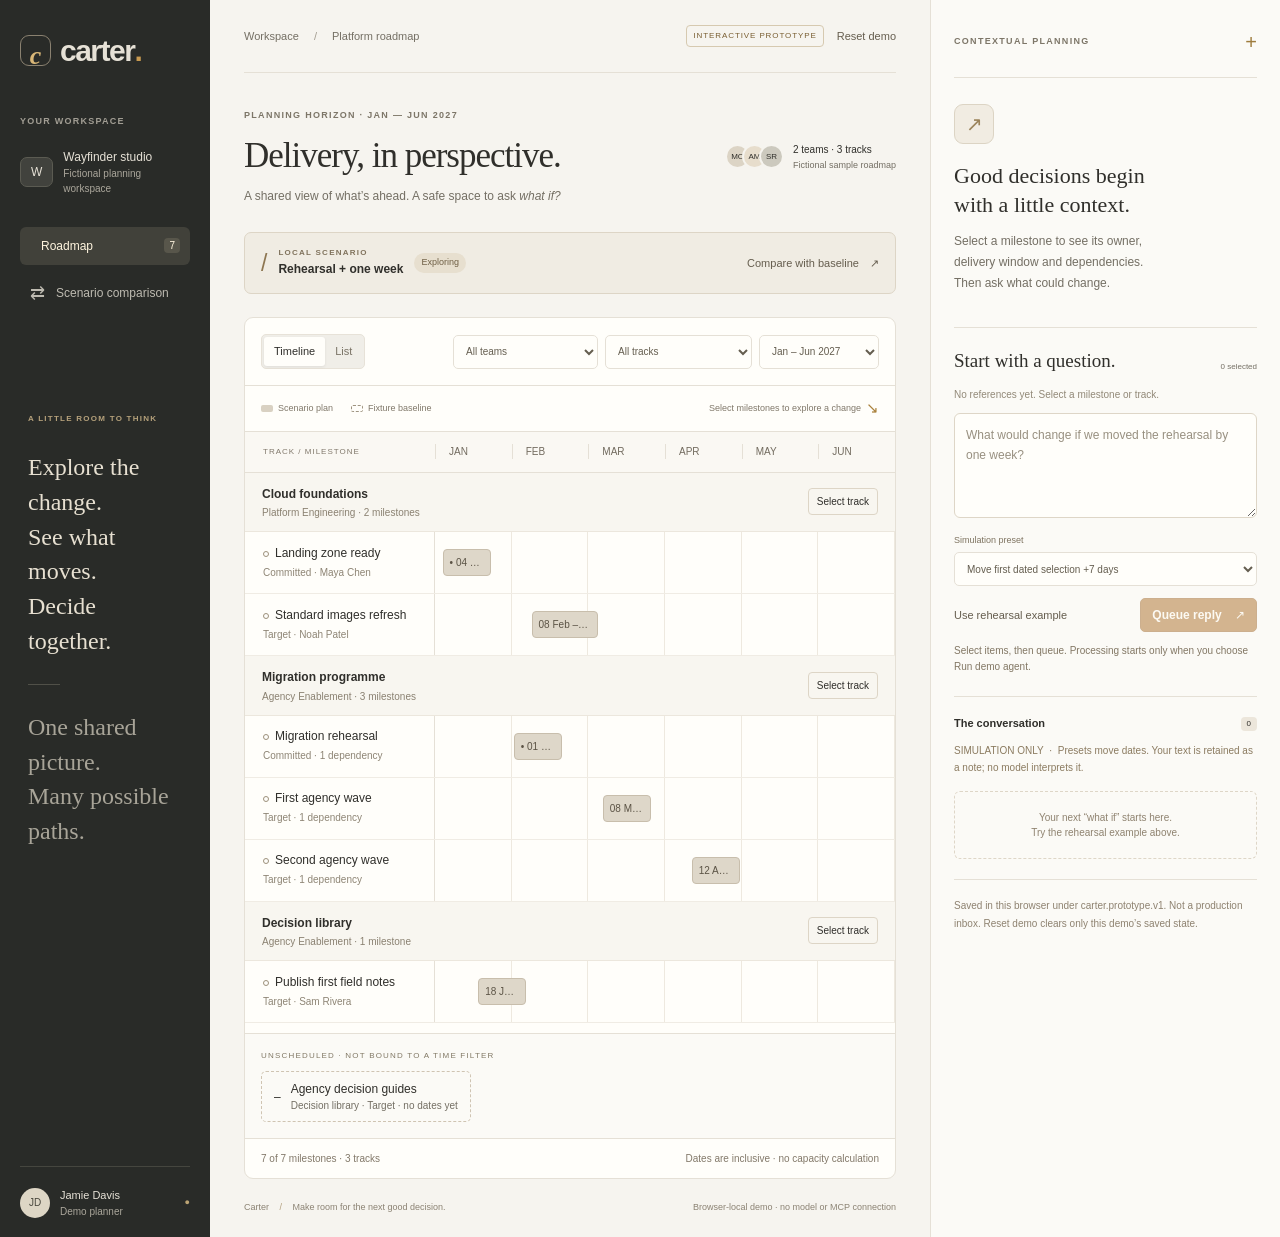
<file: prototype/index.html>
<!doctype html>
<html lang="en">
<head>
<meta charset="utf-8"><meta name="viewport" content="width=device-width,initial-scale=1">
<meta name="color-scheme" content="light"><title>Carter — delivery, in perspective</title>
<link rel="stylesheet" href="style.css">
</head>
<body>
<div class="shell">
<aside class="sidebar">
<a class="brand" href="#roadmap" aria-label="Carter home"><span class="brand-icon">c</span>carter<span class="brand-dot">.</span></a>
<p class="workspace-label">YOUR WORKSPACE</p><div class="workspace-name"><span class="workspace-mark">W</span><div>Wayfinder studio<small>Fictional planning workspace</small></div></div>
<nav aria-label="Workspace"><a class="nav-item active" href="#roadmap"><span></span> Roadmap <span class="nav-count">7</span></a><button class="nav-item" id="compare-nav"><span>⇄</span> Scenario comparison</button></nav>
<div class="sidebar-note"><span class="small-label">A LITTLE ROOM TO THINK</span><p>Explore the change.<br>See what moves.<br>Decide together.</p><div class="hairline"></div><p class="muted">One shared picture.<br>Many possible paths.</p></div>
<div class="sidebar-bottom"><span class="avatar">JD</span><div>Jamie Davis<small>Demo planner</small></div><span class="local-dot" title="Browser-local demo">●</span></div>
</aside>
<main id="roadmap">
<header class="topbar"><div class="breadcrumb">Workspace <span>/</span> Platform roadmap</div><div class="topbar-actions"><span class="prototype-badge">INTERACTIVE PROTOTYPE</span><button id="reset" class="text-button" data-testid="reset">Reset demo</button></div></header>
<section class="page-heading"><div><div class="eyebrow">PLANNING HORIZON · JAN — JUN 2027</div><h1>Delivery, in perspective.</h1><p>A shared view of what’s ahead. A safe space to ask <em>what if?</em></p></div><div class="heading-meta"><span class="avatar-stack"><i>MC</i><i>AM</i><i>SR</i></span><span>2 teams · 3 tracks<br><small>Fictional sample roadmap</small></span></div></section>
<section class="scenario-strip" aria-label="Current scenario"><div><span class="scenario-symbol">/</span><div><span class="small-label">LOCAL SCENARIO</span><strong>Rehearsal + one week</strong></div><span class="scenario-pill">Exploring</span></div><button id="compare" class="text-button" data-testid="compare">Compare with baseline <span>↗</span></button></section>
<div id="notice" tabindex="-1" class="notice" role="status" hidden></div>
<section class="roadmap-card">
<div class="card-toolbar"><div class="view-switch" role="group" aria-label="Roadmap view"><button data-view="timeline" class="selected" data-testid="timeline-view"> Timeline</button><button data-view="list" data-testid="list-view"> List</button></div><div class="filter-group"><label><span class="sr-only">Team</span><select id="team-filter" data-testid="team-filter"><option value="all">All teams</option></select></label><label><span class="sr-only">Track</span><select id="track-filter" data-testid="track-filter"><option value="all">All tracks</option></select></label><label><span class="sr-only">Time period</span><select id="time-filter" data-testid="time-filter"><option value="all">Jan – Jun 2027</option><option value="q1">Q1 · Jan – Mar</option><option value="q2">Q2 · Apr – Jun</option></select></label></div></div>
<div class="roadmap-legend"><span><i class="legend-fill"></i> Scenario plan</span><span><i class="legend-outline"></i> Fixture baseline</span><span class="legend-tip">Select milestones to explore a change <span>↘</span></span></div>
<div id="roadmap-content"></div>
<div class="card-footer"><span id="record-count"></span><span>Dates are inclusive · no capacity calculation</span></div>
</section>
<section class="comparison-card" id="comparison" hidden aria-labelledby="comparison-title"><div class="section-title"><div><div class="eyebrow">SCENARIO COMPARISON</div><h2 id="comparison-title" tabindex="-1">A clear view of what changed.</h2></div><button id="close-compare" class="text-button" aria-label="Close comparison">Close ×</button></div><p class="muted">Compared with <strong>Fixture baseline · 04 Jan 2027</strong>. Browser records only; no Git branches or files are changed.</p><div id="comparison-content"></div></section>
<footer class="page-footer"><span>Carter <span class="footer-dot">/</span> Make room for the next good decision.</span><span>Browser-local demo · no model or MCP connection</span></footer>
</main>
<aside class="context-panel" aria-label="Context and replies"><div class="panel-heading"><span class="eyebrow">CONTEXTUAL PLANNING</span><span class="panel-spark">+</span></div><div id="detail" tabindex="-1" aria-label="Milestone details"></div><section class="composer" aria-labelledby="reply-heading"><div class="composer-heading"><h2 id="reply-heading">Start with a question.</h2><span id="selection-count">0 selected</span></div><div id="chips" class="chips"></div><label class="sr-only" for="reply">Reply about selected roadmap items</label><textarea id="reply" rows="4" maxlength="2000" data-testid="reply-input" placeholder="What would change if we moved the rehearsal by one week?"></textarea><label class="preset-label" for="demo-mode">Simulation preset</label><select id="demo-mode" data-testid="demo-mode"><option value="shift">Move first dated selection +7 days</option><option value="conflict">Try dependency conflict (+35 days)</option></select><div class="composer-actions"><button id="example" class="text-button" data-testid="use-example">Use rehearsal example</button><button id="queue" class="primary-button" data-testid="queue-reply">Queue reply <span>↗</span></button></div><p class="microcopy">Select items, then queue. Processing starts only when you choose <strong>Run demo agent</strong>.</p></section><section class="history" aria-labelledby="history-heading"><div class="history-title"><h2 id="history-heading">The conversation</h2><span id="history-count">0</span></div><div class="simulation-note">SIMULATION ONLY <span>·</span> Presets move dates. Your text is retained as a note; no model interprets it.</div><div id="history-content"></div></section><div class="storage-note" id="storage-note">Saved in this browser. Not a production inbox.<br>Reset demo clears only Carter’s demo state.</div></aside>
</div>
<script src="model.js"></script><script src="app.js"></script>
</body></html>
</file>
<file: prototype/style.css>
:root{--paper:#f6f4ef;--surface:#fffefa;--ink:#302f2b;--muted:#746f64;--line:#e5e0d6;--soft:#eeebe4;--amber:#a55b10;--amber-soft:#faf0de;--dark:#292b28;--taupe:#d9d2c3;--focus:#8a4b0a}*{box-sizing:border-box}body{margin:0;background:var(--paper);color:var(--ink);font-family:Inter,-apple-system,BlinkMacSystemFont,"Segoe UI",sans-serif;font-size:13px;line-height:1.5}button,input,textarea,select{font:inherit}button,a,select{touch-action:manipulation}button{cursor:pointer}button:disabled{cursor:not-allowed;opacity:.46}button:focus-visible,a:focus-visible,select:focus-visible,textarea:focus-visible{outline:3px solid var(--focus);outline-offset:3px}button{color:inherit}a{color:inherit}button,select{min-height:34px}.shell{display:grid;grid-template-columns:210px minmax(500px,1fr) 350px;min-height:100vh}.sidebar{background:var(--dark);color:#e6e1d6;padding:28px 20px 18px;display:flex;flex-direction:column}.brand{font-size:30px;font-weight:650;text-decoration:none;letter-spacing:-1.5px;display:flex;align-items:center;gap:9px}.brand-icon{border:1px solid #8a8170;display:inline-grid;place-items:center;width:31px;height:31px;border-radius:9px;font-family:Georgia,serif;font-style:italic;color:#d8b677;font-size:26px;letter-spacing:0}.brand-dot{color:#c89a50;margin-left:-9px}.workspace-label,.small-label{font-size:9px;letter-spacing:1.25px;font-weight:650}.workspace-label{color:#a29e94;margin-top:42px}.workspace-name{display:flex;gap:10px;align-items:center;font-size:12px;margin:10px 0 26px}.workspace-mark{background:#41423d;border:1px solid #5b5b52;border-radius:7px;padding:5px 10px}.workspace-name small,.sidebar-bottom small{display:block;color:#aaa69b;font-size:10px}.nav-item{width:100%;display:flex;align-items:center;gap:11px;text-decoration:none;background:none;border:0;border-radius:6px;padding:10px;color:#bebbb1;font-size:12px;text-align:left;margin:5px 0}.nav-item span:first-child{font-size:18px}.nav-item.active{background:#41413a;color:#fff5df}.nav-count{margin-left:auto;background:#58564b;border-radius:4px;padding:0 5px;font-size:10px}.sidebar-note{margin-top:85px;padding:0 8px}.sidebar-note .small-label{color:#b5a17b;font-size:8px}.sidebar-note p{font-family:Georgia,serif;font-size:24px;line-height:1.45;color:#e7e0d1}.sidebar-note p.muted{font:11px/1.7 inherit;color:#a8a498}.hairline{height:1px;background:#505048;width:32px;margin:25px 0}.sidebar-bottom{display:flex;gap:10px;align-items:center;border-top:1px solid #45463f;margin-top:auto;padding-top:20px;font-size:11px}.avatar{width:30px;height:30px;border-radius:50%;display:inline-grid;place-items:center;font-size:10px;background:#ddd6c5;color:#4b493f}.local-dot{margin-left:auto;color:#bca474;font-size:9px}main{min-width:0;padding:0 34px}.topbar{height:73px;border-bottom:1px solid var(--line);display:flex;align-items:center;justify-content:space-between;gap:12px}.breadcrumb{font-size:11px;color:var(--muted)}.breadcrumb span{margin:0 12px;color:#a39d91}.topbar-actions{display:flex;align-items:center;gap:13px}.prototype-badge{font-size:8px;letter-spacing:.9px;border:1px solid #d6c9b0;color:#795e32;border-radius:4px;padding:4px 6px}.text-button{background:none;border:0;padding:5px 0;color:#655d4e;font-size:11px}.text-button:hover{color:var(--amber);text-decoration:underline}.page-heading{display:flex;justify-content:space-between;gap:12px;padding:36px 0 27px;align-items:center}.eyebrow{font-size:9px;letter-spacing:1.3px;font-weight:650;color:#7d7668}h1{font-family:Georgia,"Times New Roman",serif;font-size:35px;font-weight:400;line-height:1.2;letter-spacing:-1px;margin:12px 0 10px}.page-heading p{font-size:12px;color:var(--muted);margin:0}.heading-meta{display:flex;align-items:center;gap:9px;font-size:10px;white-space:nowrap}.heading-meta small{font-size:9px;color:var(--muted)}.avatar-stack{display:flex;padding-left:8px}.avatar-stack i{font-style:normal;font-size:8px;display:grid;place-items:center;width:25px;height:25px;background:#dcd4c5;border:2px solid var(--paper);border-radius:50%;margin-left:-8px}.avatar-stack i:nth-child(2){background:#e7ddcc}.avatar-stack i:nth-child(3){background:#ccc9be}.scenario-strip{display:flex;justify-content:space-between;align-items:center;border:1px solid #ddd5c6;background:#f0ece3;border-radius:7px;padding:13px 16px;margin-bottom:23px;gap:8px}.scenario-strip>div{display:flex;align-items:center;gap:11px}.scenario-strip .small-label{font-size:8px;color:#80735d;display:block}.scenario-strip strong{font-size:12px;font-weight:550}.scenario-symbol{font-size:23px;color:#8d7651}.scenario-pill{background:#e7dfcf;border-radius:20px;padding:3px 7px;font-size:9px;color:#6e5e44}.scenario-strip button span{margin-left:8px}.roadmap-card,.comparison-card{border:1px solid var(--line);background:var(--surface);border-radius:9px;overflow:hidden}.card-toolbar{display:flex;align-items:center;justify-content:space-between;gap:10px;padding:16px}.view-switch{display:flex;background:#f0eee8;border:1px solid #e7e2d8;border-radius:5px;padding:2px}.view-switch button{border:0;background:transparent;border-radius:3px;font-size:11px;min-height:29px;padding:3px 10px;color:#797265}.view-switch button.selected{background:var(--surface);box-shadow:0 1px 3px #302f2b15;color:var(--ink)}.filter-group{display:flex;gap:7px}select{max-width:100%;border:1px solid var(--line);background:var(--surface);border-radius:5px;padding:5px 21px 5px 8px;font-size:10px;color:#655e50}.roadmap-legend{border-top:1px solid var(--line);padding:11px 16px;display:flex;gap:18px;font-size:9px;color:#80786a;align-items:center}.roadmap-legend>span{display:flex;align-items:center;gap:5px}.legend-fill,.legend-outline{width:12px;height:7px;border-radius:2px;background:#d9d1c2;display:inline-block}.legend-outline{background:transparent;border:1px dashed #9f9481}.roadmap-legend .legend-tip{margin-left:auto;font-size:9px}.legend-tip span{font-size:15px;color:#a9803a}.timeline-scroll{overflow-x:auto;padding-bottom:10px}.timeline-inner{min-width:650px}.timeline-head,.track-heading,.timeline-row{display:grid;grid-template-columns:190px minmax(440px,1fr)}.timeline-head{border-top:1px solid var(--line);border-bottom:1px solid var(--line);background:#faf8f3;height:42px;align-items:center}.timeline-head>span{font-size:8px;letter-spacing:1px;color:#81796c;padding-left:18px}.months{display:grid;grid-template-columns:repeat(6,1fr);height:100%;align-items:center}.months span{border-left:1px solid var(--line);padding-left:13px;font-size:9px;color:#726b5f}.track-heading{border-bottom:1px solid #ece7dd;background:#f8f6f0;display:flex;align-items:center;justify-content:space-between;padding:11px 17px;min-height:52px}.track-heading strong{font-size:11px;font-weight:600}.track-heading small{font-size:9px;color:#8a8171;display:block;margin-top:2px}.track-select{border:1px solid #ddd5c6;border-radius:4px;background:transparent;font-size:9px;min-height:27px;padding:2px 8px}.track-select:hover{background:var(--soft)}.timeline-row{min-height:62px;border-bottom:1px solid #f0ece4}.item-label{background:none;border:0;border-right:1px solid var(--line);text-align:left;padding:11px 12px 11px 18px;min-width:0}.item-label strong{display:block;font-size:10px;font-weight:500}.item-label small{font-size:8px;color:#8e8575}.item-label:hover{background:#f7f2e7}.timeline-lane{position:relative;background:repeating-linear-gradient(to right,transparent 0,transparent calc(16.6667% - 1px),#eee9df calc(16.6667% - 1px),#eee9df 16.6667%);min-width:0}.timeline-bar{position:absolute;top:17px;height:27px;min-height:27px;border:1px solid #c8beac;background:#ded7c9;border-radius:4px;min-width:12px;font-size:8px;white-space:nowrap;overflow:hidden;text-overflow:ellipsis;color:#5b5345;padding:3px 6px;text-align:left;z-index:2}.timeline-bar:hover,.timeline-bar.is-selected{background:#f0d7a5;border-color:#a5782f}.timeline-bar.is-selected{box-shadow:0 0 0 2px #c2954855}.baseline-bar{position:absolute;top:43px;height:5px;border:1px dashed #928672;border-radius:2px}.selection-dot{display:inline-block;width:6px;height:6px;border-radius:50%;border:1px solid #9c907b;margin-right:6px}.is-selected .selection-dot{background:var(--amber);border-color:var(--amber)}.unscheduled{padding:16px;border-top:1px solid var(--line);background:#fbfaf6}.unscheduled-heading{font-size:8px;letter-spacing:1.2px;color:#827966;margin-bottom:9px}.unscheduled button{display:flex;align-items:center;gap:10px;border:1px dashed #cfc4b2;background:transparent;padding:8px 12px;border-radius:5px;text-align:left;font-size:10px}.unscheduled button small{display:block;font-size:8px;color:var(--muted)}.card-footer{display:flex;justify-content:space-between;gap:8px;padding:12px 16px;border-top:1px solid var(--line);font-size:8px;color:#83796a}.page-footer{display:flex;justify-content:space-between;gap:20px;font-size:9px;color:#8b8273;padding:22px 0}.footer-dot{margin:0 8px;color:#b29e7c}.context-panel{border-left:1px solid var(--line);background:#fbfaf6;padding:27px 23px;min-width:0}.panel-heading{display:flex;align-items:center;justify-content:space-between;border-bottom:1px solid var(--line);padding-bottom:20px}.panel-heading .eyebrow{font-size:9px}.panel-spark{font-size:20px;color:#9e7c3d}.empty-detail{padding:26px 0 21px}.detail-kicker{font-size:9px;letter-spacing:1px;color:#8f7b57;margin:22px 0 8px}h2{font-family:Georgia,serif;font-weight:400;font-size:22px;line-height:1.3;margin:0 0 12px}.empty-detail p,.detail-note{font-size:11px;line-height:1.75;color:var(--muted)}.detail-icon{display:grid;place-items:center;width:40px;height:40px;border:1px solid #dcd4c4;background:#f1ece2;border-radius:9px;margin-bottom:18px;font-size:20px;color:#9b835a}.detail-tags{display:flex;gap:6px;margin:12px 0}.tag{font-size:8px;letter-spacing:.3px;border:1px solid #dcd4c6;border-radius:4px;padding:3px 7px;color:#75664e;background:#f3efe6}.detail-facts{display:grid;grid-template-columns:1fr 1fr;gap:12px;border-bottom:1px solid var(--line);padding:3px 0 16px}.detail-facts dt{font-size:8px;color:#8d8270;margin-bottom:3px}.detail-facts dd{margin:0;font-size:10px}.dependencies{font-size:10px;color:var(--muted);padding:10px 0 18px}.dependency-link{background:none;border:0;color:#7b5e2e;text-decoration:underline;font-size:10px;min-height:24px;display:block;padding:3px 0}.composer{border-top:1px solid var(--line);padding:21px 0}.composer-heading{display:flex;align-items:center;justify-content:space-between;gap:5px}.composer-heading h2{font-size:19px;margin-bottom:10px}.composer-heading>span{font-size:8px;color:var(--muted)}.chips{display:flex;flex-wrap:wrap;gap:5px;margin-bottom:8px}.chip{display:flex;align-items:center;gap:7px;border:1px solid #dfd3be;background:#f3ecdd;border-radius:4px;padding:3px 6px;font-size:8px}.chip button{border:0;background:none;font-size:13px;padding:0 2px;min-height:23px}.no-selection{font-size:10px;color:#928978;padding:3px 0}textarea{width:100%;resize:vertical;min-height:95px;max-height:240px;background:var(--surface);border:1px solid #ded6c7;border-radius:6px;padding:11px;font-size:11px;line-height:1.7;color:var(--ink)}textarea::placeholder{color:#989080}.preset-label{display:block;margin-top:10px;font-size:9px;color:#7e7360}.composer select{width:100%;margin-top:5px}.composer-actions{display:flex;align-items:center;justify-content:space-between;gap:8px;margin-top:12px}.primary-button{background:#a56418;border:1px solid #975915;color:#fffaf0;border-radius:5px;padding:7px 11px;font-size:10px;font-weight:550;min-height:34px}.primary-button:hover{background:#874e11}.primary-button span{margin-left:10px}.microcopy{font-size:9px;line-height:1.6;color:#827764;margin:11px 0 0}.microcopy strong{font-weight:500}.history{border-top:1px solid var(--line);padding-top:19px}.history-title{display:flex;align-items:center;justify-content:space-between}.history-title h2{font-family:inherit;font-size:11px;font-weight:600;margin:0}.history-title>span{background:#ece6db;border-radius:4px;padding:1px 6px;font-size:8px}.simulation-note{font-size:8px;line-height:1.7;color:#8b7b60;margin:11px 0 15px}.simulation-note span{padding:0 3px}.history-empty{border:1px dashed #ded6c7;border-radius:6px;padding:18px 12px;text-align:center;font-size:10px;color:#8f8370}.reply-card{border:1px solid #ded6c7;background:var(--surface);border-radius:7px;padding:13px;margin-bottom:12px}.reply-status{font-size:8px;letter-spacing:.6px;font-weight:600;color:#8b6a31}.reply-text{font-size:11px;line-height:1.65;white-space:pre-wrap;overflow-wrap:anywhere;margin:9px 0}.reply-context{font-size:8px;color:#8e8170;margin-bottom:10px}.reply-card .demo-button{width:100%;background:#efebe2;border:1px solid #d6ccb9;border-radius:4px;padding:6px;font-size:10px}.simulation-response{font-size:10px;line-height:1.7;color:#756853;border-top:1px solid var(--line);padding-top:10px}.proposal-dates{margin:10px 0;border:1px solid var(--line);border-radius:4px}.proposal-dates>div{padding:7px;font-size:9px;display:flex;justify-content:space-between;gap:5px}.proposal-dates>div+div{border-top:1px solid var(--line);background:#faf3e6}.proposal-dates span{font-size:8px;color:#8b7f69}.validation{font-size:9px;line-height:1.7;padding:9px;border:1px solid #ddd3bd;border-radius:4px;background:#f6f2e8;margin:9px 0}.validation.blocked{border-style:dashed;background:#f4ebd9}.validation strong{font-size:9px;display:block}.validation code{font-size:8px}.proposal-actions{display:flex;align-items:center;justify-content:space-between;gap:8px;margin-top:10px}.proposal-actions .text-button{font-size:10px}.storage-note{font-size:8px;line-height:1.8;color:#8e8270;border-top:1px solid var(--line);padding-top:17px;margin-top:20px}.notice{padding:12px 14px;border:1px solid #d1b681;background:var(--amber-soft);border-radius:5px;margin-bottom:15px;font-size:11px}.comparison-card{padding:20px;margin-top:20px}.section-title{display:flex;justify-content:space-between;align-items:center;gap:10px}.section-title h2{font-size:24px;margin-top:8px}.muted{color:var(--muted)}.comparison-card>p{font-size:10px}.comparison-item{border-top:1px solid var(--line);padding:13px 0;font-size:11px}.comparison-item .date-change{font-size:10px;color:#7e6a45;margin-top:5px}.comparison-empty{padding:20px 0;font-size:12px;color:#7a6f5b}.list-table{width:100%;border-collapse:collapse;font-size:10px}.list-table th{text-align:left;font-size:8px;letter-spacing:.8px;font-weight:500;color:#857b69;background:#faf8f3}.list-table th,.list-table td{border-top:1px solid var(--line);padding:12px}.list-table th:first-child,.list-table td:first-child{padding-left:17px}.list-table td small{display:block;font-size:8px;color:#8a7f6c}.list-table button{border:0;background:none;text-align:left;font-size:10px;padding:0}.list-table button.is-selected{color:#9b5c10;font-weight:600}.list-table .tag{white-space:nowrap}.empty-filter{padding:40px 20px;text-align:center;color:#81735d;font-size:12px}.sr-only{position:absolute;width:1px;height:1px;padding:0;margin:-1px;overflow:hidden;clip:rect(0,0,0,0);white-space:nowrap;border:0}[hidden]{display:none!important}@media(min-width:1500px){main{padding:0 45px}.shell{grid-template-columns:220px minmax(500px,1fr) 365px}.page-heading{padding-top:46px;padding-bottom:35px}h1{font-size:43px}}@media(max-width:1250px){.shell{grid-template-columns:170px minmax(430px,1fr) 320px}.sidebar{padding-left:14px;padding-right:14px}main{padding:0 22px}.heading-meta{display:none}.card-toolbar{flex-wrap:wrap}.context-panel{padding:24px 17px}.prototype-badge{display:none}.page-footer{flex-direction:column;gap:4px}.legend-tip{display:none!important}}@media(max-width:1000px){.shell{grid-template-columns:150px minmax(0,1fr)}.context-panel{grid-column:2;border-top:1px solid var(--line);padding:25px;display:grid;grid-template-columns:1fr 1fr;column-gap:28px}.panel-heading{grid-column:1/-1}.context-panel #detail{grid-column:1}.composer{grid-column:2;grid-row:2}.history{grid-column:1/-1}.storage-note{grid-column:1/-1}.sidebar{grid-row:1/3}.sidebar-note{margin-top:55px}.scenario-strip{align-items:flex-start}.scenario-pill{display:none}.breadcrumb{font-size:10px}}@media(max-width:650px){.shell{display:block}.sidebar{padding:11px 18px;display:flex;flex-direction:row;align-items:center;justify-content:space-between}.brand{font-size:25px}.brand-icon{width:27px;height:27px;font-size:22px}.sidebar nav{display:flex}.sidebar .nav-item{width:auto;font-size:10px;margin:0;padding:5px 9px}.sidebar .nav-item>span,.workspace-label,.workspace-name,.sidebar-note,.sidebar-bottom{display:none}.sidebar .nav-item.active{display:none}main{padding:0 16px}.topbar{height:52px}.topbar-actions{gap:6px}.breadcrumb span{margin:0 5px}.page-heading{padding:26px 0 22px}h1{font-size:31px}.page-heading p{font-size:11px}.eyebrow{font-size:8px}.scenario-strip{padding:11px;flex-direction:column;gap:4px;margin-bottom:17px}.scenario-strip button{align-self:flex-end;min-height:26px}.card-toolbar{padding:12px;gap:12px}.filter-group{width:100%;flex-wrap:wrap;gap:6px}.filter-group select{font-size:9px;min-height:34px;padding-left:6px}.roadmap-legend{gap:12px;padding:10px 12px}.card-footer{font-size:8px;flex-direction:column;gap:3px}.context-panel{display:block;padding:24px 20px}.context-panel .composer{margin-top:12px}.list-table th,.list-table td{padding:10px 7px;font-size:9px}.list-table td:last-child,.list-table th:last-child{display:none}.list-table td:first-child,.list-table th:first-child{padding-left:11px}.list-table .tag{font-size:7px}.page-footer{padding:16px 0;font-size:8px}.comparison-card{padding:15px}.comparison-card h2{font-size:22px}.context-panel:focus-within{scroll-margin-top:12px}}

/* Keep planning decisions readable at ordinary laptop widths. */
.item-label strong{font-size:12px}.item-label small{font-size:10px}.timeline-bar{font-size:10px}.track-heading strong{font-size:12px}.track-heading small{font-size:10px}.track-select{font-size:10px}.months span{font-size:10px}.card-footer{font-size:10px}.detail-note,.empty-detail p{font-size:12px}.detail-facts dd,.dependencies,.dependency-link{font-size:12px}.detail-facts dt{font-size:9px}.tag{font-size:10px}.chip{font-size:10px}.reply-text{font-size:12px}.reply-context{font-size:10px}.reply-status{font-size:10px}.simulation-response{font-size:12px}.proposal-dates>div{font-size:11px}.proposal-dates span{font-size:9px}.validation,.validation strong{font-size:11px}.validation code{font-size:10px}.primary-button,.reply-card .demo-button{font-size:12px}.composer textarea{font-size:12px}.microcopy{font-size:10px}.simulation-note,.storage-note{font-size:10px}.unscheduled button{font-size:12px}.unscheduled button small{font-size:10px}.list-table,.list-table button{font-size:12px}.list-table td small{font-size:10px}.list-table th{font-size:9px}.comparison-item{font-size:12px}.comparison-item .date-change{font-size:12px}
@media(max-width:650px){.list-table td{font-size:11px}.list-table button{font-size:12px}.list-table .tag{font-size:9px}.card-footer{font-size:9px}.timeline-head,.timeline-row{grid-template-columns:190px minmax(440px,1fr)}}

[tabindex="-1"]:focus-visible{outline:3px solid var(--focus);outline-offset:4px}
</file>
